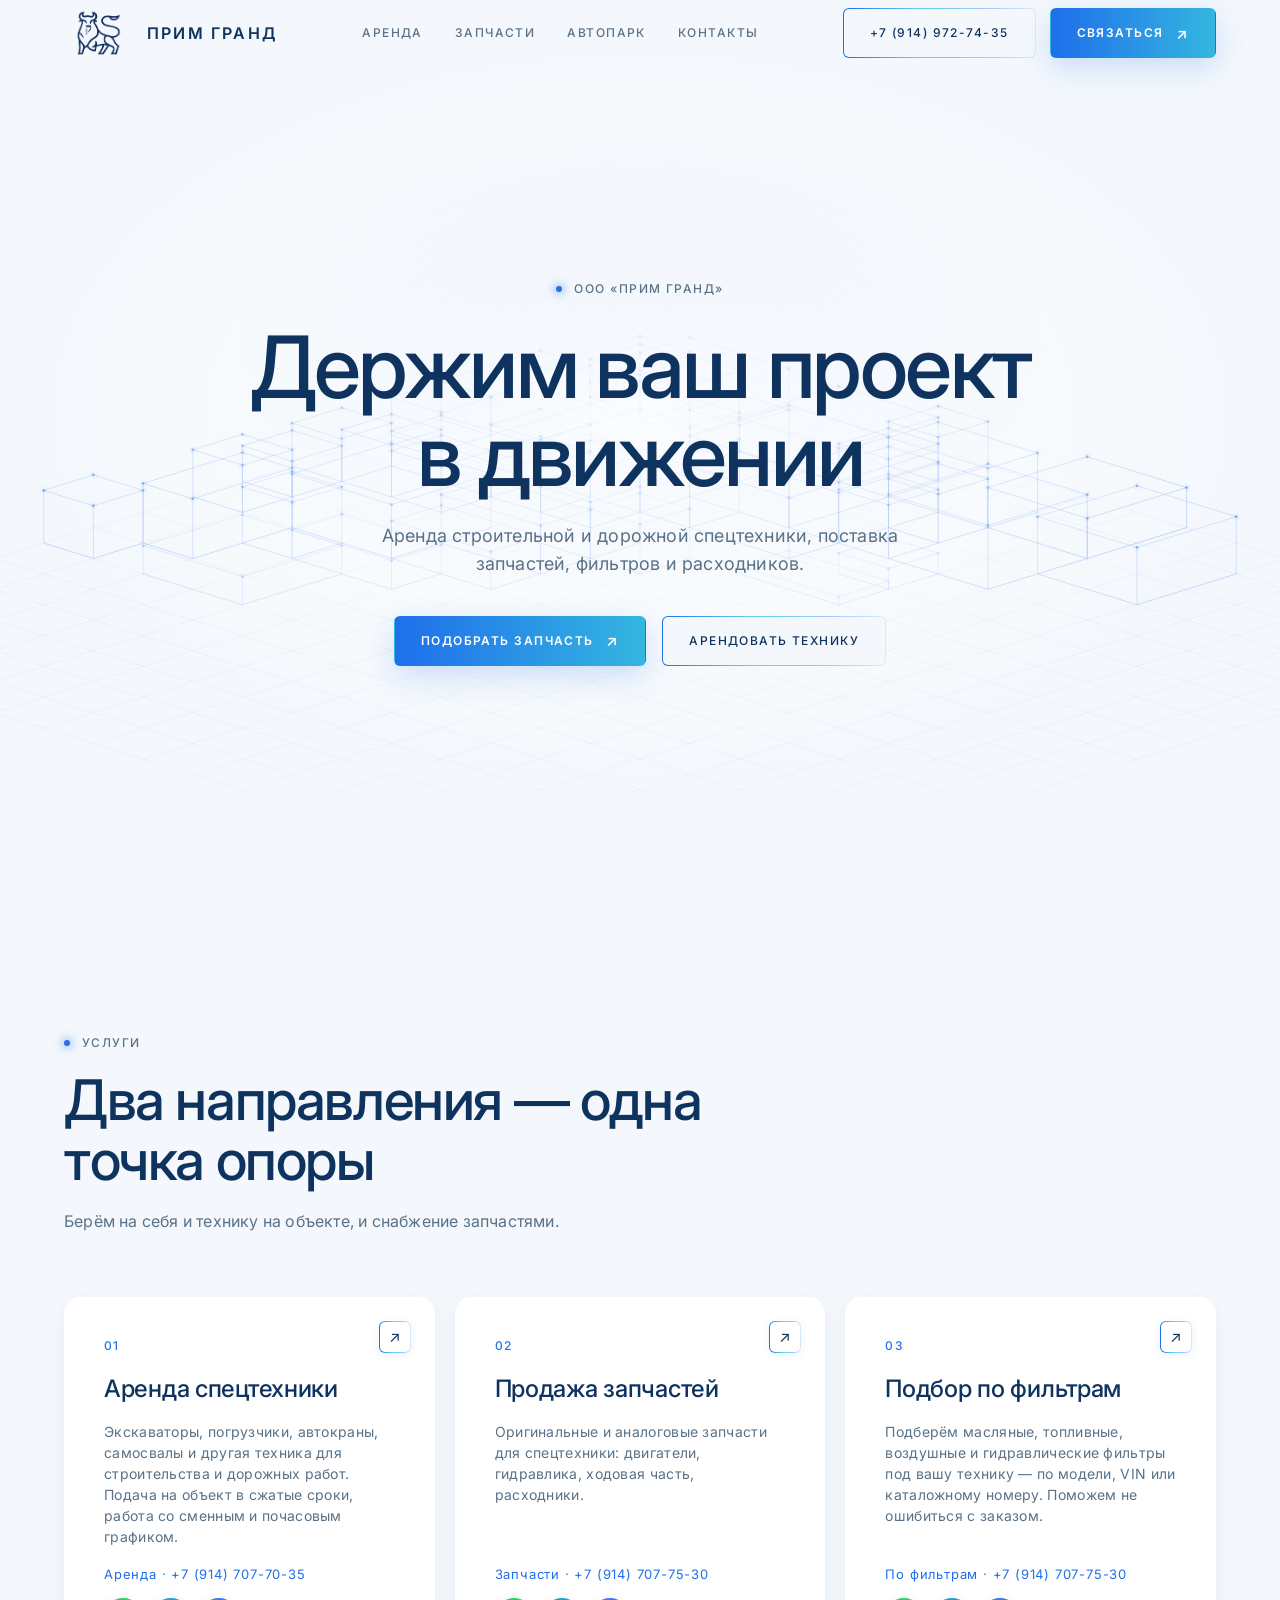
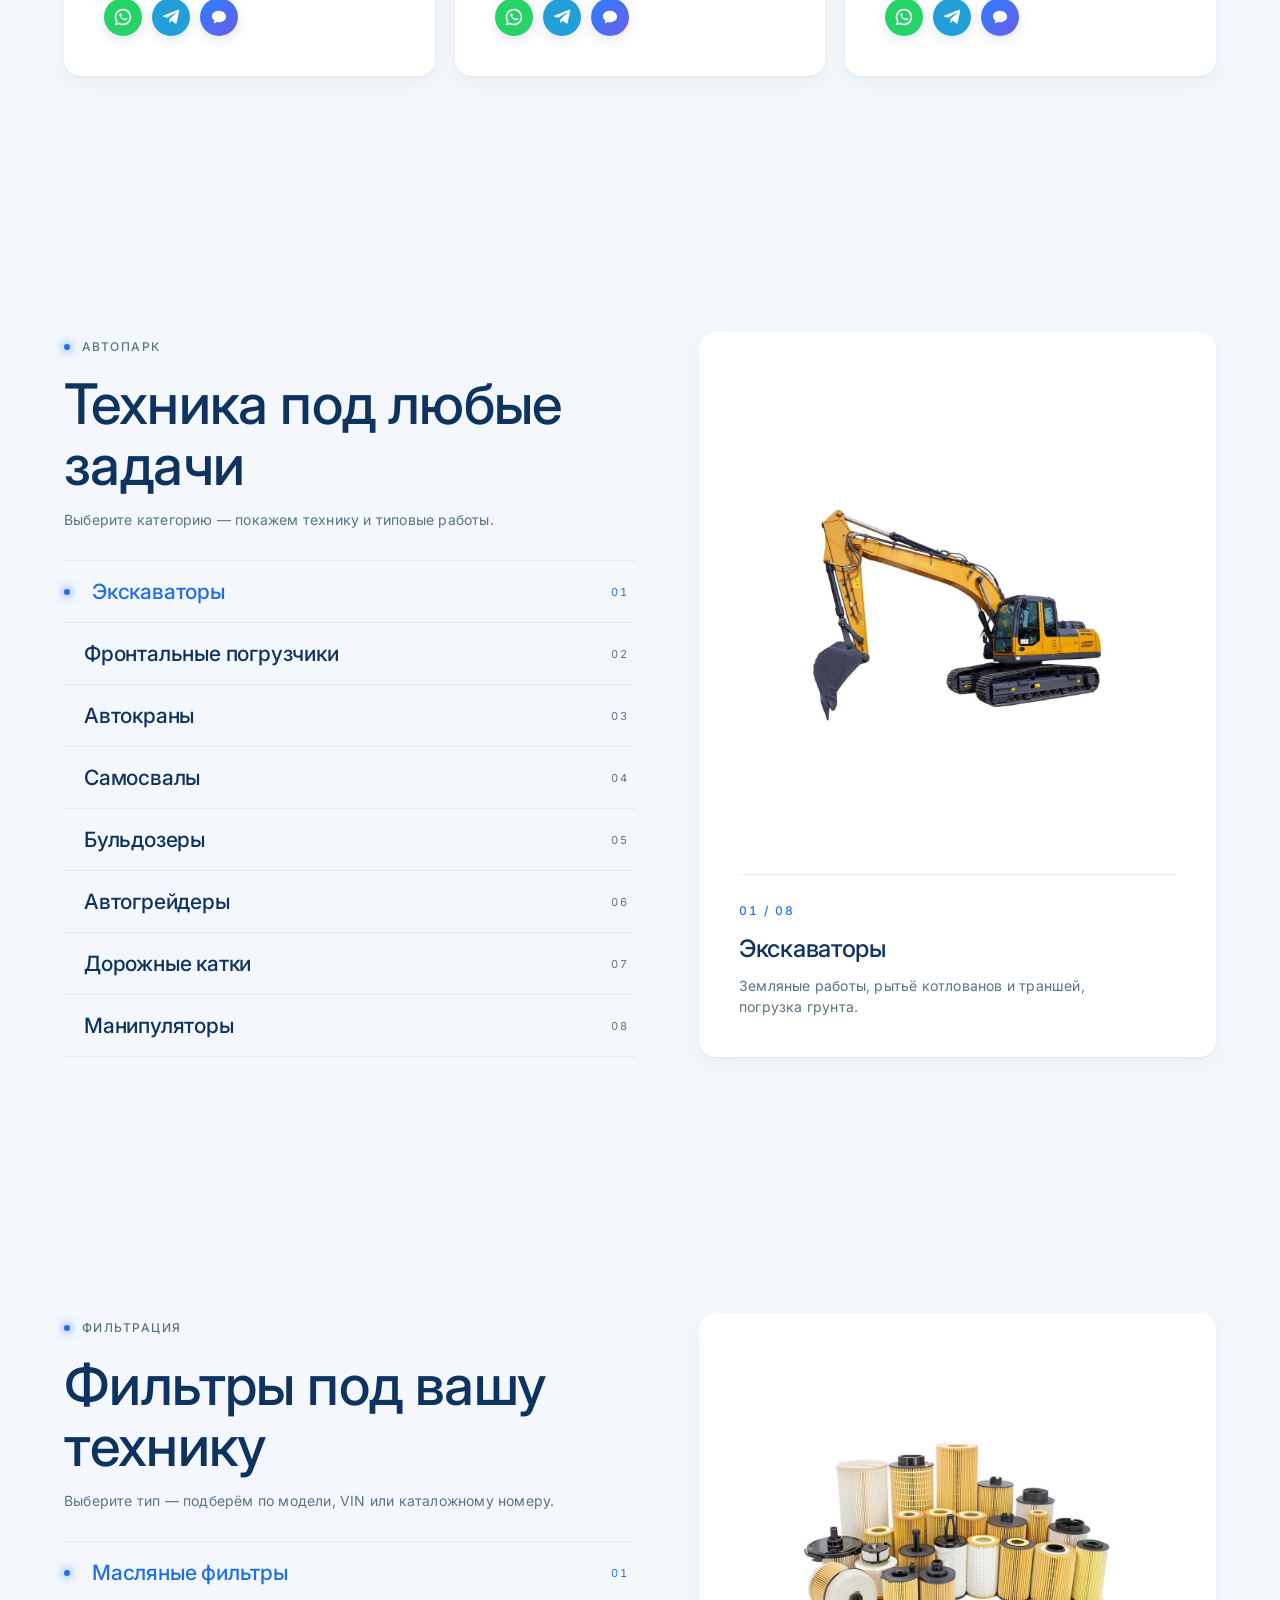
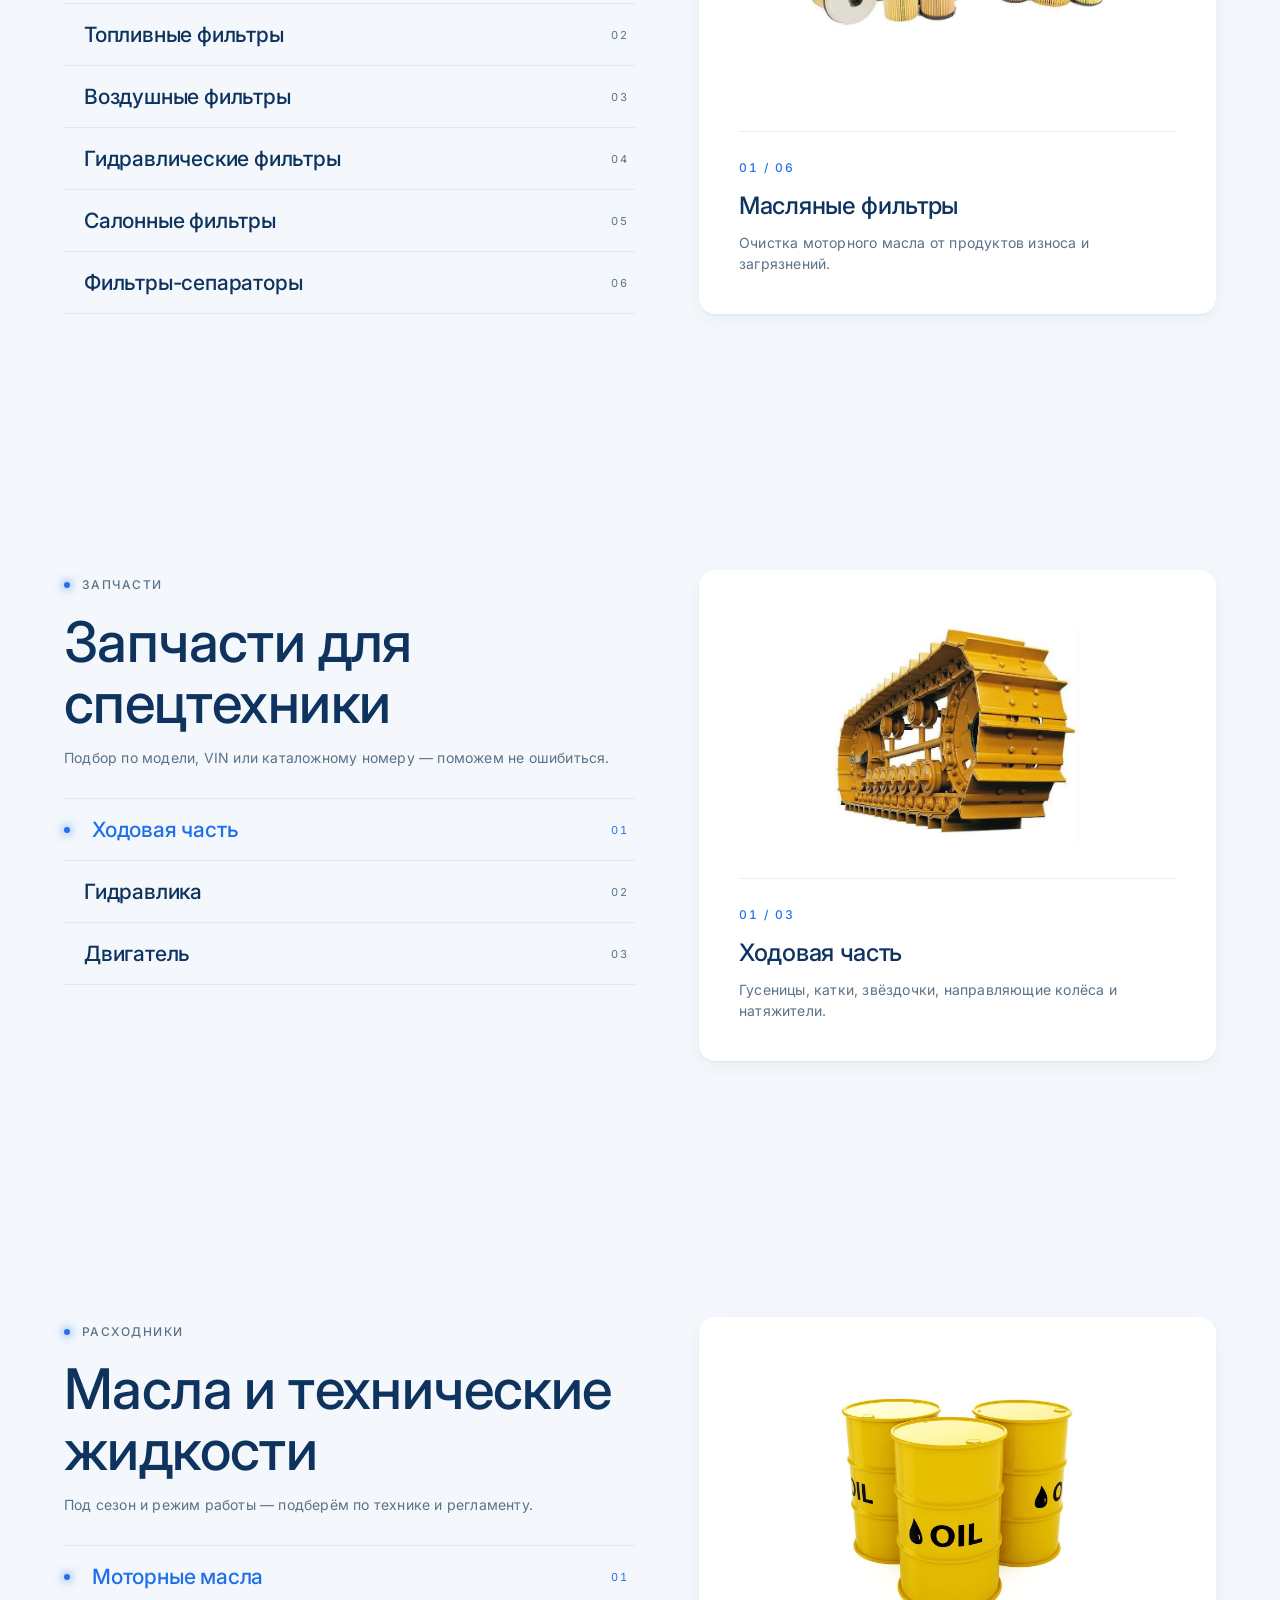
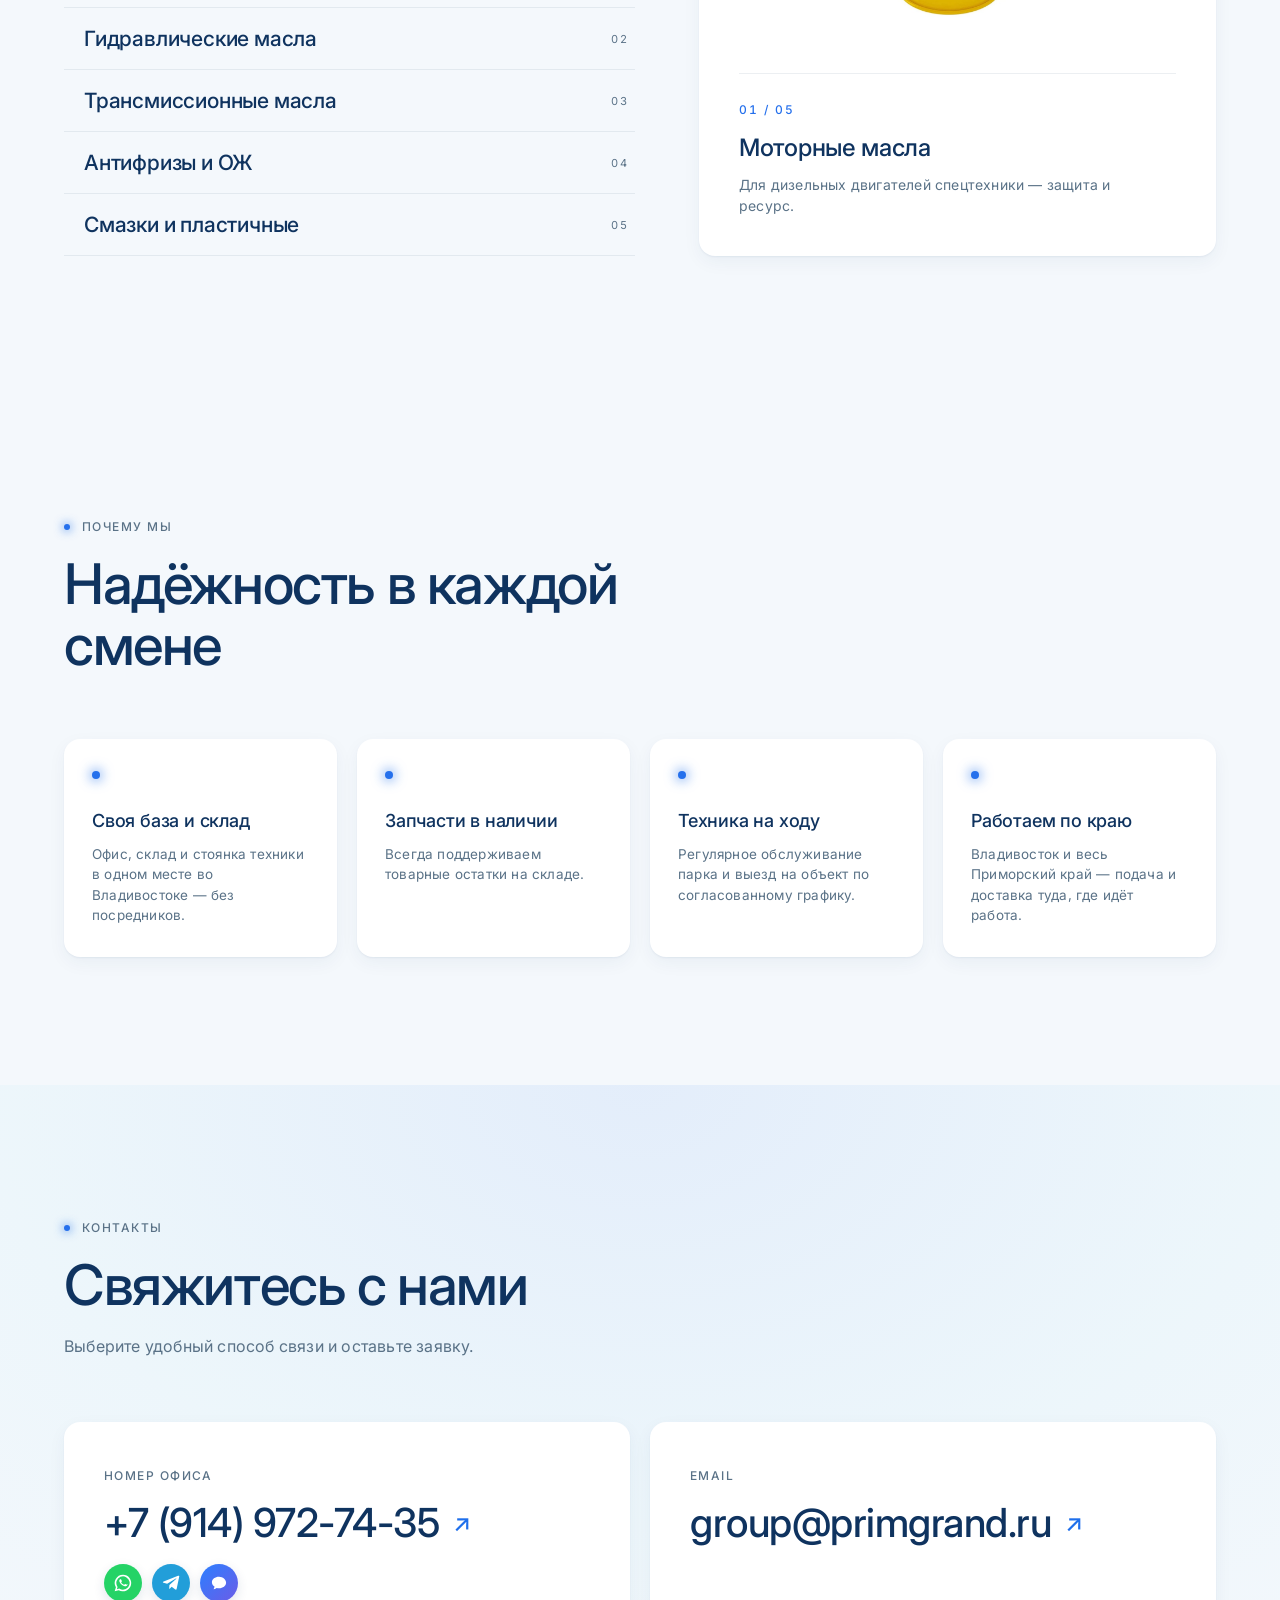
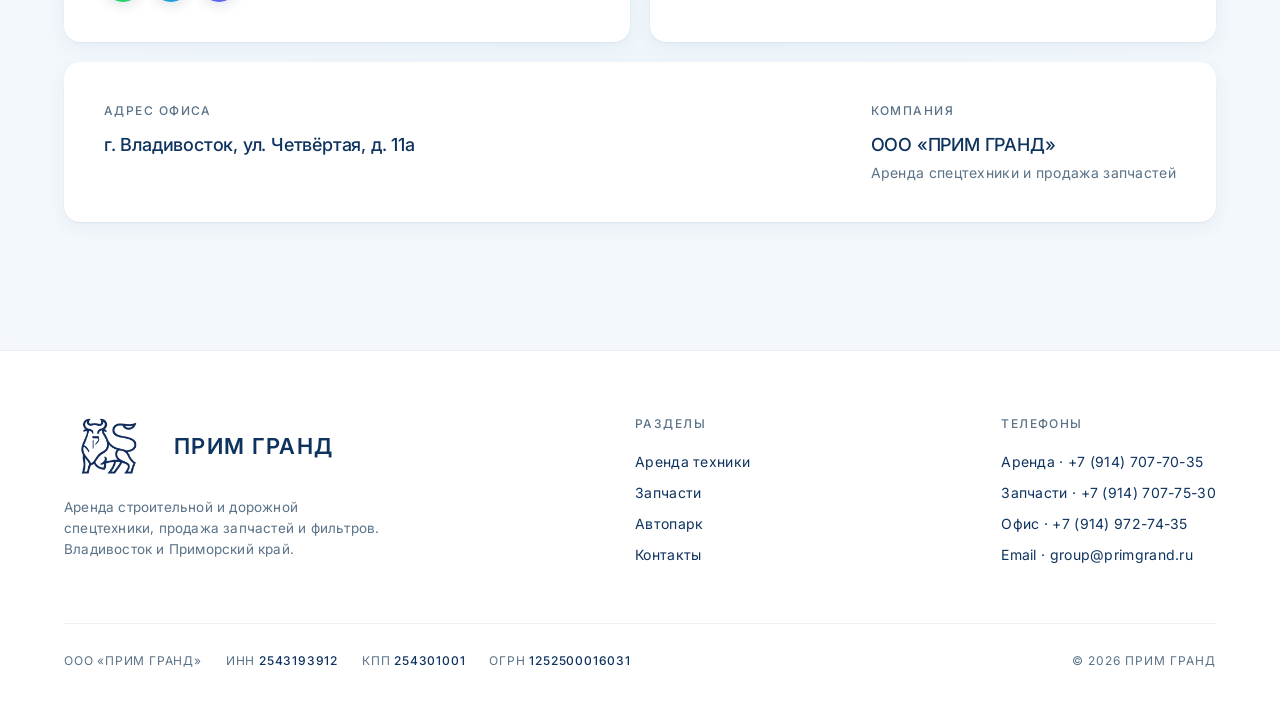
<file: index.html>
<!DOCTYPE html>
<html lang="ru">
<head>
<meta charset="UTF-8">
<meta name="viewport" content="width=device-width, initial-scale=1.0">
<meta name="theme-color" content="#ffffff">
<meta name="color-scheme" content="light">
<meta name="format-detection" content="telephone=no">
<title>ПРИМ ГРАНД — аренда спецтехники, продажа запчастей и фильтров</title>
<meta name="description" content="ООО «ПРИМ ГРАНД» — аренда строительной и дорожной спецтехники, продажа запчастей и фильтров.">
<link rel="icon" href="favicon.ico" sizes="any">
<link rel="icon" type="image/png" sizes="192x192" href="assets/favicon.png">
<link rel="apple-touch-icon" sizes="180x180" href="assets/apple-touch-icon.png">
<meta property="og:type" content="website">
<meta property="og:site_name" content="ПРИМ ГРАНД">
<meta property="og:title" content="ПРИМ ГРАНД — аренда спецтехники, продажа запчастей и фильтров">
<meta property="og:description" content="Аренда строительной и дорожной спецтехники, продажа запчастей и фильтров.">
<meta property="og:image" content="https://primgrand.ru/assets/og-image.png">
<meta property="og:image:width" content="1200">
<meta property="og:image:height" content="630">
<meta property="og:url" content="https://primgrand.ru/">
<meta name="twitter:card" content="summary_large_image">
<meta name="twitter:title" content="ПРИМ ГРАНД — аренда спецтехники, продажа запчастей и фильтров">
<meta name="twitter:description" content="Аренда спецтехники, продажа запчастей и фильтров.">
<meta name="twitter:image" content="https://primgrand.ru/assets/og-image.png">
<link rel="preconnect" href="https://fonts.googleapis.com">
<link rel="preconnect" href="https://fonts.gstatic.com" crossorigin>
<link href="https://fonts.googleapis.com/css2?family=Inter:wght@400;500;600&display=swap&subset=cyrillic,latin" rel="stylesheet">
<style>
  :root{
    color-scheme:light;
    --logo:url("[data-uri]");
    --abyss:#f4f8fc; --trench:#ffffff; --reef:#eef4fb;
    --fog:#5a7287; --ice:#1f6feb; --ash:#e4ecf4; --snow:#0f335f;
    --lilac:#e6f0ff; --teal:#2570ec; --cyan:#5fd0e6; --lav:#dbe8ff;
    --grad-current:linear-gradient(90deg,#1f6feb 0%,#34b6e0 100%);
    --grad-aurora:linear-gradient(90deg,#1f6feb 0%,#5fd0e6 38%,#9cc6ff 72%,#dbe8ff 100%);
    --grad-twilight:radial-gradient(120% 120% at 50% 0%,rgba(31,111,235,.08) 0%,rgba(95,208,230,.05) 40%,rgba(219,232,255,.04) 70%,rgba(255,255,255,0) 100%);
    --shadow-sm:0 1px 2px rgba(15,51,95,.06),0 6px 18px rgba(15,51,95,.05);
    --shadow-md:0 2px 8px rgba(15,51,95,.07),0 20px 44px rgba(15,51,95,.08);
    --shadow-glow:0 10px 30px rgba(31,111,235,.20);
    --font:'Inter',ui-sans-serif,system-ui,-apple-system,"Segoe UI",Roboto,sans-serif;
    --maxw:1200px; --r-card:16px; --r-ctrl:6px; --pad-card:40px;
  }
  *{margin:0;padding:0;box-sizing:border-box}
  img{max-width:100%}
  html{scroll-behavior:smooth;overflow-x:hidden}
  body{font-family:var(--font);background:var(--abyss);color:var(--fog);font-size:16px;line-height:1.5;letter-spacing:.2px;-webkit-font-smoothing:antialiased;text-rendering:optimizeLegibility;overflow-x:hidden}
  a{color:inherit;text-decoration:none}
  ::selection{background:rgba(31,111,235,.5);color:#fff}
  .wrap{max-width:var(--maxw);margin:0 auto;padding:0 24px}

  .eyebrow{display:inline-flex;align-items:center;gap:12px;font-size:12px;font-weight:500;letter-spacing:1.44px;text-transform:uppercase;color:var(--fog)}
  .eyebrow::before{content:"";width:6px;height:6px;border-radius:50%;background:var(--teal);flex:none;box-shadow:0 0 10px 1px rgba(31,111,235,.7)}

  /* Buttons */
  .btn{display:inline-flex;align-items:center;gap:12px;font-size:12px;font-weight:500;letter-spacing:1.44px;text-transform:uppercase;border-radius:var(--r-ctrl);padding:15px 26px;cursor:pointer;border:1px solid transparent;transition:transform .25s,filter .25s,background .25s;white-space:nowrap}
  .btn .arrow{font-size:15px;line-height:1;transition:transform .25s}
  .btn:hover .arrow{transform:translate(2px,-2px)}
  .btn-primary{background:var(--grad-current);color:#ffffff;font-weight:600}
  .btn-primary:hover{filter:brightness(1.06);transform:translateY(-1px)}
  .btn-ghost{color:var(--snow);background:linear-gradient(var(--abyss),var(--abyss)) padding-box,var(--grad-aurora) border-box;border:1px solid transparent}
  .btn-ghost:hover{background:linear-gradient(var(--reef),var(--reef)) padding-box,var(--grad-aurora) border-box}

  /* Nav */
  header.nav{position:fixed;top:0;left:0;right:0;z-index:50;transition:background .3s,backdrop-filter .3s,border-color .3s;border-bottom:1px solid transparent}
  header.nav.scrolled{background:rgba(255,255,255,.72);backdrop-filter:blur(14px);border-bottom:1px solid rgba(15,51,95,.08)}
  .nav-inner{max-width:var(--maxw);margin:0 auto;padding:8px 24px;display:flex;align-items:center;justify-content:space-between;gap:24px}
  .brand{display:flex;align-items:center;gap:12px;flex:none}
  .brand .brand-logo{height:48px;aspect-ratio:1.48;background:var(--logo) center/contain no-repeat;flex:none}
  .brand .name{font-size:16px;font-weight:600;letter-spacing:2.2px;color:var(--snow);text-transform:uppercase}
  .nav-links{display:flex;align-items:center;gap:32px}
  .nav-links a{font-size:12px;font-weight:500;letter-spacing:1.44px;text-transform:uppercase;color:var(--fog);transition:color .2s}
  .nav-links a:hover{color:var(--snow)}
  .nav-cta{display:flex;align-items:center;gap:14px;flex:none}
  .nav-burger{display:none;background:none;border:0;cursor:pointer;padding:8px}
  .nav-burger span{display:block;width:22px;height:1.5px;background:var(--snow);margin:5px 0;transition:.3s}

  /* Hero */
  .hero{position:relative;min-height:100svh;display:flex;align-items:center;justify-content:center;text-align:center;padding:120px 24px 80px;overflow:hidden;background:var(--abyss)}
  #flow{position:absolute;inset:0;width:100%;height:100%;z-index:0;pointer-events:none;display:block}
  .hero-glow{position:absolute;inset:0;z-index:1;pointer-events:none;background:radial-gradient(45% 38% at 50% 42%,rgba(31,111,235,.20) 0%,rgba(31,111,235,0) 70%)}
  .hero-vignette{position:absolute;inset:0;z-index:1;pointer-events:none;background:radial-gradient(58% 48% at 50% 50%,rgba(255,255,255,.82) 0%,rgba(255,255,255,.35) 46%,rgba(255,255,255,0) 76%)}
  .hero-floor{position:absolute;left:0;right:0;bottom:0;height:16%;z-index:1;pointer-events:none;background:linear-gradient(to top,#ffffff 0%,#ffffff 30%,rgba(255,255,255,0) 100%)}
  .hero-inner{position:relative;z-index:2;max-width:880px;margin:0 auto}
  .hero h1{color:var(--snow);font-weight:500;font-size:clamp(44px,8.5vw,86px);line-height:1.02;letter-spacing:clamp(-2.6px,-0.4vw,-1.2px);margin:26px 0 22px}
  .hero h1 .soft{color:inherit}
  .hero p.sub{font-size:clamp(15px,1.7vw,18px);color:var(--fog);max-width:560px;margin:0 auto;line-height:1.55}
  .hero-actions{display:flex;gap:16px;justify-content:center;flex-wrap:wrap;margin-top:38px}
  .scroll-cue{position:absolute;bottom:14px;left:50%;transform:translateX(-50%);z-index:2;font-size:10px;letter-spacing:2.4px;text-transform:uppercase;color:var(--fog);display:flex;flex-direction:column;align-items:center;gap:10px;opacity:.7}
  .scroll-cue .line{width:1px;height:34px;background:linear-gradient(var(--fog),transparent);animation:cue 2.2s ease-in-out infinite}
  @keyframes cue{0%,100%{opacity:.3;transform:scaleY(.6)}50%{opacity:1;transform:scaleY(1)}}

  /* Section frame */
  section.band{padding:clamp(72px,11vw,128px) 0;position:relative}
  .section-head{max-width:680px;margin-bottom:clamp(40px,6vw,64px)}
  .section-head h2{color:var(--snow);font-weight:500;font-size:clamp(30px,5vw,56px);line-height:1.08;letter-spacing:clamp(-1.4px,-0.3vw,-0.6px);margin-top:18px}
  .section-head p{margin-top:18px;color:var(--fog);font-size:16px;max-width:560px}

  /* Services */
  .cards{display:grid;grid-template-columns:repeat(3,1fr);gap:20px}
  .card{background:var(--trench);border-radius:var(--r-card);padding:var(--pad-card);position:relative;transition:background .3s,transform .3s;display:flex;flex-direction:column;min-height:280px}
  .card:hover{background:var(--reef);transform:translateY(-3px)}
  .card .corner{position:absolute;top:24px;right:24px;width:32px;height:32px;border-radius:var(--r-ctrl);display:grid;place-items:center;color:var(--snow);background:linear-gradient(var(--trench),var(--trench)) padding-box,var(--grad-aurora) border-box;border:1px solid transparent;transition:transform .25s,background .3s;font-size:15px}
  .card:hover .corner{transform:translate(2px,-2px);background:linear-gradient(var(--reef),var(--reef)) padding-box,var(--grad-aurora) border-box}
  .card .idx{font-size:12px;letter-spacing:1.44px;color:var(--teal);font-weight:500}
  .card h3{color:var(--snow);font-weight:500;font-size:24px;letter-spacing:-0.29px;margin:16px 0 14px;padding-right:40px}
  .card p{font-size:14px;line-height:1.5;color:var(--fog);letter-spacing:.3px}
  .card .tel{margin-top:auto;padding-top:18px;font-size:13px;letter-spacing:.8px;color:var(--ice)}

  /* ---------- Fleet (interactive) ---------- */
  .fleet-split{display:grid;grid-template-columns:1.05fr .95fr;gap:clamp(32px,5vw,72px);align-items:stretch}
  .fleet-head{margin-bottom:30px}
  .fleet-head .eyebrow{margin-bottom:18px}
  .fleet-head h2{color:var(--snow);font-weight:500;font-size:clamp(30px,5vw,56px);line-height:1.08;letter-spacing:-0.6px}
  .fleet-head .hint{margin-top:14px;color:var(--fog);font-size:14px}
  .fleet-menu{display:flex;flex-direction:column}
  .fleet-item{position:relative;width:100%;text-align:left;background:none;border:0;border-bottom:1px solid rgba(15,51,95,.08);cursor:pointer;display:flex;align-items:center;justify-content:space-between;gap:16px;padding:18px 6px 18px 20px;transition:padding .25s,background .25s;font-family:inherit}
  .fleet-item:first-child{border-top:1px solid rgba(15,51,95,.08)}
  .fleet-item::before{content:"";position:absolute;left:0;top:50%;transform:translateY(-50%);width:6px;height:6px;border-radius:50%;background:var(--teal);opacity:0;transition:opacity .25s,box-shadow .25s}
  .fleet-item:hover::before,.fleet-item.active::before{opacity:1;box-shadow:0 0 10px 1px rgba(31,111,235,.7)}
  .fleet-item .t{font-size:clamp(17px,2.2vw,21px);font-weight:500;letter-spacing:-0.2px;color:var(--snow);transition:color .2s}
  .fleet-item .n{font-size:11px;letter-spacing:2px;color:var(--fog);font-variant-numeric:tabular-nums;transition:color .2s}
  .fleet-item:hover{padding-left:28px}
  .fleet-item.active{padding-left:28px}
  .fleet-item.active .t{color:var(--ice)}
  .fleet-item.active .n{color:var(--teal)}
  .fleet-item:focus-visible{outline:1px solid var(--cyan);outline-offset:2px;border-radius:4px}

  .fleet-stage{background:var(--trench);border-radius:var(--r-card);padding:40px;min-height:420px;display:flex;flex-direction:column;justify-content:space-between;overflow:hidden}
  .fleet-stage::after{display:none}
  .machine-inner{position:relative;z-index:1;display:flex;flex-direction:column;height:100%;transition:opacity .3s cubic-bezier(.4,0,.2,1),transform .3s cubic-bezier(.4,0,.2,1);will-change:opacity,transform}
  .machine-inner.out{opacity:0;transform:translateY(8px) scale(.99)}
  .machine-viz{flex:1;display:grid;place-items:center;padding:6px 0 22px}
  .machine-viz img{width:100%;max-width:460px;height:240px;object-fit:contain;display:block}
  .machine-cap{border-top:1px solid rgba(15,51,95,.08);padding-top:22px}
  .machine-cap .mnum{font-size:12px;letter-spacing:2px;color:var(--teal);font-weight:500;font-variant-numeric:tabular-nums}
  .machine-cap .mname{color:var(--snow);font-size:24px;font-weight:500;letter-spacing:-0.3px;margin-top:10px}
  .machine-cap .mdesc{color:var(--fog);font-size:14px;line-height:1.5;margin-top:8px;max-width:380px}

  /* Why */
  .why-grid{display:grid;grid-template-columns:repeat(4,1fr);gap:20px}
  .why-cell{background:var(--trench);border-radius:var(--r-card);padding:32px 28px;transition:background .3s;min-height:200px;display:flex;flex-direction:column}
  .why-cell:hover{background:var(--reef)}
  .why-cell .mark{width:8px;height:8px;border-radius:50%;background:var(--teal);box-shadow:0 0 12px 2px rgba(31,111,235,.6)}
  .why-cell h4{color:var(--snow);font-size:18px;font-weight:500;margin:28px 0 10px;letter-spacing:-0.2px}
  .why-cell p{font-size:13.5px;line-height:1.5;color:var(--fog)}

  /* Contact */
  .contact-band{position:relative;overflow:hidden}
  .contact-band::before{content:"";position:absolute;inset:0;background:var(--grad-twilight);z-index:0;pointer-events:none}
  .contact-inner{position:relative;z-index:1}
  .contact-grid{display:grid;grid-template-columns:1fr 1fr;gap:20px;margin-top:8px}
  .phone-card{background:var(--trench);border-radius:var(--r-card);padding:var(--pad-card);transition:background .3s;display:block}
  .phone-card:hover{background:var(--reef)}
  .phone-card .lbl{font-size:12px;letter-spacing:1.44px;text-transform:uppercase;color:var(--fog);font-weight:500}
  .phone-card .num{color:var(--snow);font-weight:500;font-size:clamp(26px,3.6vw,40px);letter-spacing:-0.5px;margin-top:16px;display:flex;align-items:center;gap:14px;line-height:1.05}
  .phone-card .num .arrow{font-size:.6em;color:var(--ice)}
  .addr-card{grid-column:1/-1;background:var(--trench);border-radius:var(--r-card);padding:var(--pad-card);display:flex;flex-wrap:wrap;gap:32px 64px;align-items:flex-start;justify-content:space-between}
  .addr-card .block .lbl{font-size:12px;letter-spacing:1.44px;text-transform:uppercase;color:var(--fog);font-weight:500;margin-bottom:12px}
  .addr-card .block .val{color:var(--snow);font-size:18px;font-weight:500;letter-spacing:-0.2px;line-height:1.4}
  .addr-card .block .val span{display:block;color:var(--fog);font-weight:400;font-size:14px;margin-top:6px;letter-spacing:.3px}

  /* Footer */
  footer{border-top:1px solid rgba(15,51,95,.08);padding:64px 0 40px;background:var(--trench)}
  .foot-top{display:flex;flex-wrap:wrap;gap:40px;justify-content:space-between;align-items:flex-start}
  .foot-brand{max-width:320px}
  .foot-brand .name{display:flex;align-items:center;gap:18px;margin-bottom:20px}
  .foot-brand .name .brand-logo{height:62px;aspect-ratio:1.48;background:var(--logo) center/contain no-repeat;flex:none}
  .foot-brand .name span{font-size:22px;font-weight:600;letter-spacing:1.5px;color:var(--snow);text-transform:uppercase;white-space:nowrap}
  .foot-brand p{font-size:13.5px;color:var(--fog);line-height:1.55}
  .foot-col h5{font-size:12px;letter-spacing:1.44px;text-transform:uppercase;color:var(--fog);font-weight:500;margin-bottom:18px}
  .foot-col a,.foot-col p{display:block;font-size:14px;color:var(--snow);margin-bottom:10px;letter-spacing:.3px;transition:color .2s}
  .foot-col a:hover{color:var(--ice)}
  .legal{margin-top:48px;padding-top:28px;border-top:1px solid rgba(15,51,95,.08);display:flex;flex-wrap:wrap;gap:14px 28px;align-items:center;justify-content:space-between}
  .legal .reg{display:flex;flex-wrap:wrap;gap:8px 24px;font-size:12px;letter-spacing:.8px;color:var(--fog)}
  .legal .reg b{color:var(--snow);font-weight:500}
  .legal .copy{font-size:12px;letter-spacing:1px;color:var(--fog)}

  /* Reveal */
  .reveal{opacity:0;transform:translateY(24px);transition:opacity .8s cubic-bezier(.2,.7,.2,1),transform .8s cubic-bezier(.2,.7,.2,1)}
  .reveal.in{opacity:1;transform:none}

  .card-socials{display:flex;gap:10px;margin-top:14px}
  .phone-card .card-socials{margin-top:20px}
  .soc{width:38px;height:38px;border-radius:50%;display:inline-flex;align-items:center;justify-content:center;transition:transform .2s,box-shadow .2s;box-shadow:0 4px 12px rgba(15,51,95,.12)}
  .soc:hover{transform:translateY(-2px);box-shadow:0 9px 20px rgba(15,51,95,.20)}
  .soc svg{width:20px;height:20px;display:block}
  .soc.wa{background:#25D366}
  .soc.tg{background:#229ED9}
  .soc.mx{background:linear-gradient(135deg,#2b7fff,#6c5ce7)}
  /* Responsive */
  @media(max-width:900px){
    .cards{grid-template-columns:1fr;gap:16px}
    .why-grid{grid-template-columns:1fr 1fr}
    .contact-grid{grid-template-columns:1fr}
    .nav-links{display:none}
    .nav-cta .btn-ghost{display:none}
    .nav-burger{display:block}
  }
  @media(max-width:860px){
    .fleet-split{grid-template-columns:1fr;gap:0}
    .fleet-head{margin-bottom:20px}
    .fleet-stage{min-height:0;padding:0;background:transparent;border-radius:0;overflow:visible}
    .fleet-stage::after{display:none}
    .fleet-stage.inline{background:#fff;border-radius:0 0 14px 14px;margin:-1px 0 8px;padding:2px 22px 22px}
    .machine-inner{height:auto}
    .machine-viz{padding:6px 0 14px}
    .machine-viz img{max-width:300px;height:185px}
    .machine-cap{border-top:1px solid rgba(15,51,95,.10);padding-top:16px}
    .machine-cap .mname,.machine-cap .mnum{display:none}
    .machine-cap .mdesc{font-size:13px;margin-top:0}
    /* the chosen row and its picture fuse into one card, no overlap */
    .fleet-item{padding-left:18px}
    .fleet-item:hover{padding-left:18px}
    .fleet-item.active{padding-left:18px;background:#fff;border-radius:14px 14px 0 0;border-bottom-color:transparent}
    .fleet-item.active::before{left:8px}
  }
  @media(max-width:560px){
    .why-grid{grid-template-columns:1fr}
    .nav-cta .btn{display:none}
    .phone-card{text-align:center}
    .phone-card .num{justify-content:center}
    .phone-card .card-socials{justify-content:center}
    .phone-card .num{display:block;font-size:clamp(18px,5.2vw,28px);overflow-wrap:anywhere;letter-spacing:-0.3px}
    .contact-grid{justify-items:center}
    .phone-card,.addr-card{width:100%;margin-left:auto;margin-right:auto;padding:clamp(24px,7vw,40px)}
    .addr-card{flex-direction:column;gap:28px;align-items:center;text-align:center}
    .addr-card .block{width:100%}
  }

  .mobile-menu{display:none;position:fixed;inset:0;z-index:60;background:rgba(255,255,255,.97);backdrop-filter:blur(8px);flex-direction:column;align-items:center;justify-content:center;gap:8px;opacity:0;pointer-events:none;transition:opacity .3s}
  @media(max-width:900px){.mobile-menu{display:flex}}
  .mobile-menu.open{opacity:1;pointer-events:auto}
  .mobile-menu a{font-size:22px;font-weight:500;color:var(--snow);padding:14px;letter-spacing:.5px}
  .mobile-menu .mclose{position:absolute;top:22px;right:22px;background:none;border:0;color:var(--snow);font-size:30px;cursor:pointer;line-height:1}
  .mobile-menu .mtel{margin-top:24px;color:var(--ice);font-size:15px;letter-spacing:1px}

  @media(prefers-reduced-motion:reduce){
    *{scroll-behavior:auto !important}
    .reveal{opacity:1;transform:none;transition:none}
    .scroll-cue .line{animation:none}
    .machine-inner{transition:none}
  }

  /* ===== light polish — depth from soft light ===== */
  .card,.why-cell,.phone-card,.addr-card{box-shadow:var(--shadow-sm)}
  .card:hover,.why-cell:hover,.phone-card:hover{box-shadow:var(--shadow-md)}
  .fleet-stage{box-shadow:var(--shadow-sm)}
  .fleet-stage.inline{box-shadow:var(--shadow-sm)}
  .card .corner{box-shadow:0 2px 8px rgba(15,51,95,.07)}
  .btn-primary{box-shadow:var(--shadow-glow)}
  .btn-primary:hover{box-shadow:0 14px 36px rgba(31,111,235,.28)}
  header.nav.scrolled{box-shadow:0 6px 22px rgba(15,51,95,.07);border-bottom-color:rgba(15,51,95,.06)}
  .hero-glow{background:radial-gradient(46% 40% at 50% 40%,rgba(31,111,235,.10) 0%,rgba(31,111,235,0) 70%)}
  .hero-vignette{background:radial-gradient(60% 52% at 50% 46%,rgba(255,255,255,.85) 0%,rgba(255,255,255,.32) 52%,rgba(255,255,255,0) 80%)}
  .hero-floor{background:linear-gradient(to top,var(--abyss) 0%,var(--abyss) 26%,rgba(244,248,252,0) 100%)}
  @media(max-width:640px){.hero{padding-top:86px}}
  @media(max-width:760px){.hero-floor{display:none}}
</style>
</head>
<body>

<!-- NAV -->
<header class="nav" id="nav">
  <div class="nav-inner">
    <a class="brand" href="#top" aria-label="ПРИМ ГРАНД — на главную">
      <span class="brand-logo" role="img" aria-label="ПРИМ ГРАНД"></span>
      <span class="name">Прим Гранд</span>
    </a>
    <nav class="nav-links" aria-label="Основная навигация">
      <a href="#services">Аренда</a>
      <a href="#parts">Запчасти</a>
      <a href="#fleet">Автопарк</a>
      <a href="#contact">Контакты</a>
    </nav>
    <div class="nav-cta">
      <a class="btn btn-ghost" href="tel:+79149727435">+7 (914) 972-74-35</a>
      <a class="btn btn-primary" href="#contact">Связаться <span class="arrow">↗</span></a>
      <button class="nav-burger" id="burger" aria-label="Открыть меню" aria-expanded="false"><span></span><span></span><span></span></button>
    </div>
  </div>
</header>

<!-- MOBILE MENU -->
<div class="mobile-menu" id="mobileMenu">
  <button class="mclose" id="mclose" aria-label="Закрыть меню">×</button>
  <a href="#services">Аренда</a>
  <a href="#parts">Запчасти</a>
  <a href="#fleet">Автопарк</a>
  <a href="#contact">Контакты</a>
  <a class="mtel" href="tel:+79147077035">Аренда · +7 (914) 707-70-35</a>
  <a class="mtel" href="tel:+79147077530">Запчасти · +7 (914) 707-75-30</a>
</div>

<span id="top"></span>

<!-- HERO -->
<section class="hero">
  <canvas id="flow" aria-hidden="true"></canvas>
  <div class="hero-glow" aria-hidden="true"></div>
  <div class="hero-vignette" aria-hidden="true"></div>
  <div class="hero-floor" aria-hidden="true"></div>
  <div class="hero-inner">
    <span class="eyebrow">ООО «Прим Гранд»</span>
    <h1>Держим ваш проект<br><span class="soft">в движении</span></h1>
    <p class="sub">Аренда строительной и дорожной спецтехники, поставка запчастей, фильтров и расходников.</p>
    <div class="hero-actions">
      <a class="btn btn-primary" href="tel:+79147077530">Подобрать запчасть <span class="arrow">↗</span></a>
      <a class="btn btn-ghost" href="tel:+79147077035">Арендовать технику</a>
    </div>
  </div>
</section>

<!-- SERVICES -->
<section class="band" id="services">
  <div class="wrap">
    <div class="section-head reveal">
      <span class="eyebrow">Услуги</span>
      <h2>Два направления — одна точка опоры</h2>
      <p>Берём на себя и технику на объекте, и снабжение запчастями.</p>
    </div>
    <div class="cards">
      <article class="card reveal" id="rent">
        <span class="idx">01</span>
        <a class="corner" href="tel:+79147077035" aria-label="Позвонить по аренде">↗</a>
        <h3>Аренда спецтехники</h3>
        <p>Экскаваторы, погрузчики, автокраны, самосвалы и другая техника для строительства и дорожных работ. Подача на объект в сжатые сроки, работа со сменным и почасовым графиком.</p>
        <a class="tel" href="tel:+79147077035">Аренда · +7 (914) 707-70-35</a>
        <div class="card-socials"><a class="soc wa" href="https://wa.me/79147077035" target="_blank" rel="noopener" aria-label="WhatsApp"><svg viewBox="0 0 24 24" fill="#fff"><path d="M12 2a10 10 0 0 0-8.5 15.2L2 22l4.9-1.3A10 10 0 1 0 12 2Zm0 18a8 8 0 0 1-4.1-1.1l-.3-.2-2.9.8.8-2.8-.2-.3A8 8 0 1 1 12 20Zm4.4-6c-.2-.1-1.4-.7-1.6-.8-.2-.1-.4-.1-.5.1l-.7.9c-.1.1-.3.1-.4 0a6.6 6.6 0 0 1-2-1.2 7.3 7.3 0 0 1-1.3-1.7c-.1-.2 0-.3.1-.4l.4-.4.2-.4v-.4l-.8-1.8c-.2-.5-.4-.4-.5-.4h-.5c-.2 0-.4.1-.6.3-.7.7-.8 1.6-.4 2.7.5 1.2 1.3 2.3 2.4 3.2 1.6 1.4 3 1.9 3.9 2.1.7.2 1.4.1 1.9-.2.4-.2 1.1-.9 1.2-1.3.1-.4.1-.7.1-.8s-.2-.2-.4-.3Z"/></svg></a><a class="soc tg" href="https://t.me/+79147077035" target="_blank" rel="noopener" aria-label="Telegram"><svg viewBox="0 0 24 24" fill="#fff"><path d="M21.9 4.3 18.8 19c-.2 1-.8 1.2-1.6.8l-4.4-3.3-2.1 2c-.2.2-.4.4-.9.4l.3-4.5 8.3-7.5c.4-.3-.1-.5-.6-.2L7.4 13l-4.4-1.4c-1-.3-1-.9.2-1.4L20.5 3.3c.8-.3 1.6.2 1.4 1Z"/></svg></a><a class="soc mx" href="https://max.ru/u/f9LHodD0cOJRq1EDx0Oj6QSeCzFPfev5A_kqgqkQzKbq1x0XpaHifGBPZOo" target="_blank" rel="noopener" aria-label="MAX"><svg viewBox="0 0 24 24" fill="#fff"><path d="M12 4.5c-4.7 0-8.5 2.9-8.5 6.6 0 2.1 1.2 4 3.1 5.2-.1.9-.5 2-1 2.8-.1.2.1.4.3.3 1.2-.3 2.5-.9 3.4-1.5.8.2 1.7.3 2.7.3 4.7 0 8.5-2.9 8.5-6.6S16.7 4.5 12 4.5Z"/></svg></a></div>
      </article>
      <article class="card reveal" id="parts">
        <span class="idx">02</span>
        <a class="corner" href="tel:+79147077530" aria-label="Позвонить по запчастям">↗</a>
        <h3>Продажа запчастей</h3>
        <p>Оригинальные и аналоговые запчасти для спецтехники: двигатели, гидравлика, ходовая часть, расходники.</p>
        <a class="tel" href="tel:+79147077530">Запчасти · +7 (914) 707-75-30</a>
        <div class="card-socials"><a class="soc wa" href="https://wa.me/79147077530" target="_blank" rel="noopener" aria-label="WhatsApp"><svg viewBox="0 0 24 24" fill="#fff"><path d="M12 2a10 10 0 0 0-8.5 15.2L2 22l4.9-1.3A10 10 0 1 0 12 2Zm0 18a8 8 0 0 1-4.1-1.1l-.3-.2-2.9.8.8-2.8-.2-.3A8 8 0 1 1 12 20Zm4.4-6c-.2-.1-1.4-.7-1.6-.8-.2-.1-.4-.1-.5.1l-.7.9c-.1.1-.3.1-.4 0a6.6 6.6 0 0 1-2-1.2 7.3 7.3 0 0 1-1.3-1.7c-.1-.2 0-.3.1-.4l.4-.4.2-.4v-.4l-.8-1.8c-.2-.5-.4-.4-.5-.4h-.5c-.2 0-.4.1-.6.3-.7.7-.8 1.6-.4 2.7.5 1.2 1.3 2.3 2.4 3.2 1.6 1.4 3 1.9 3.9 2.1.7.2 1.4.1 1.9-.2.4-.2 1.1-.9 1.2-1.3.1-.4.1-.7.1-.8s-.2-.2-.4-.3Z"/></svg></a><a class="soc tg" href="https://t.me/+79147077530" target="_blank" rel="noopener" aria-label="Telegram"><svg viewBox="0 0 24 24" fill="#fff"><path d="M21.9 4.3 18.8 19c-.2 1-.8 1.2-1.6.8l-4.4-3.3-2.1 2c-.2.2-.4.4-.9.4l.3-4.5 8.3-7.5c.4-.3-.1-.5-.6-.2L7.4 13l-4.4-1.4c-1-.3-1-.9.2-1.4L20.5 3.3c.8-.3 1.6.2 1.4 1Z"/></svg></a><a class="soc mx" href="https://max.ru/u/f9LHodD0cOJBjGsgkVBhwtcsMEwWOldSDWHwTM9FtA8ZaB8zp_9LraOC7I4" target="_blank" rel="noopener" aria-label="MAX"><svg viewBox="0 0 24 24" fill="#fff"><path d="M12 4.5c-4.7 0-8.5 2.9-8.5 6.6 0 2.1 1.2 4 3.1 5.2-.1.9-.5 2-1 2.8-.1.2.1.4.3.3 1.2-.3 2.5-.9 3.4-1.5.8.2 1.7.3 2.7.3 4.7 0 8.5-2.9 8.5-6.6S16.7 4.5 12 4.5Z"/></svg></a></div>
      </article>
      <article class="card reveal">
        <span class="idx">03</span>
        <a class="corner" href="tel:+79147077530" aria-label="Позвонить по подбору фильтров">↗</a>
        <h3>Подбор по фильтрам</h3>
        <p>Подберём масляные, топливные, воздушные и гидравлические фильтры под вашу технику — по модели, VIN или каталожному номеру. Поможем не ошибиться с заказом.</p>
        <a class="tel" href="tel:+79147077530">По фильтрам · +7 (914) 707-75-30</a>
        <div class="card-socials"><a class="soc wa" href="https://wa.me/79147077530" target="_blank" rel="noopener" aria-label="WhatsApp"><svg viewBox="0 0 24 24" fill="#fff"><path d="M12 2a10 10 0 0 0-8.5 15.2L2 22l4.9-1.3A10 10 0 1 0 12 2Zm0 18a8 8 0 0 1-4.1-1.1l-.3-.2-2.9.8.8-2.8-.2-.3A8 8 0 1 1 12 20Zm4.4-6c-.2-.1-1.4-.7-1.6-.8-.2-.1-.4-.1-.5.1l-.7.9c-.1.1-.3.1-.4 0a6.6 6.6 0 0 1-2-1.2 7.3 7.3 0 0 1-1.3-1.7c-.1-.2 0-.3.1-.4l.4-.4.2-.4v-.4l-.8-1.8c-.2-.5-.4-.4-.5-.4h-.5c-.2 0-.4.1-.6.3-.7.7-.8 1.6-.4 2.7.5 1.2 1.3 2.3 2.4 3.2 1.6 1.4 3 1.9 3.9 2.1.7.2 1.4.1 1.9-.2.4-.2 1.1-.9 1.2-1.3.1-.4.1-.7.1-.8s-.2-.2-.4-.3Z"/></svg></a><a class="soc tg" href="https://t.me/+79147077530" target="_blank" rel="noopener" aria-label="Telegram"><svg viewBox="0 0 24 24" fill="#fff"><path d="M21.9 4.3 18.8 19c-.2 1-.8 1.2-1.6.8l-4.4-3.3-2.1 2c-.2.2-.4.4-.9.4l.3-4.5 8.3-7.5c.4-.3-.1-.5-.6-.2L7.4 13l-4.4-1.4c-1-.3-1-.9.2-1.4L20.5 3.3c.8-.3 1.6.2 1.4 1Z"/></svg></a><a class="soc mx" href="https://max.ru/u/f9LHodD0cOJBjGsgkVBhwtcsMEwWOldSDWHwTM9FtA8ZaB8zp_9LraOC7I4" target="_blank" rel="noopener" aria-label="MAX"><svg viewBox="0 0 24 24" fill="#fff"><path d="M12 4.5c-4.7 0-8.5 2.9-8.5 6.6 0 2.1 1.2 4 3.1 5.2-.1.9-.5 2-1 2.8-.1.2.1.4.3.3 1.2-.3 2.5-.9 3.4-1.5.8.2 1.7.3 2.7.3 4.7 0 8.5-2.9 8.5-6.6S16.7 4.5 12 4.5Z"/></svg></a></div>
      </article>
    </div>
  </div>
</section>

<!-- FLEET (interactive) -->
<section class="band" id="fleet">
  <div class="wrap">
    <div class="fleet-split" data-gallery="fleet">
      <div class="reveal">
        <div class="fleet-head">
          <span class="eyebrow">Автопарк</span>
          <h2>Техника под любые задачи</h2>
          <p class="hint">Выберите категорию — покажем технику и типовые работы.</p>
        </div>
        <div class="fleet-menu" id="fleetMenu" role="tablist" aria-label="Категории техники"></div>
      </div>
      <div class="fleet-stage reveal" id="stage" aria-live="polite">
        <div class="machine-inner" id="machineInner"></div>
      </div>
    </div>
  </div>
</section>

<!-- WHY -->
<!-- FILTERS -->
<section class="band" id="filters">
  <div class="wrap">
    <div class="fleet-split" data-gallery="filters">
      <div class="reveal">
        <div class="fleet-head">
          <span class="eyebrow">Фильтрация</span>
          <h2>Фильтры под вашу технику</h2>
          <p class="hint">Выберите тип — подберём по модели, VIN или каталожному номеру.</p>
        </div>
        <div class="fleet-menu" role="tablist" aria-label="Виды фильтров"></div>
      </div>
      <div class="fleet-stage reveal" aria-live="polite"><div class="machine-inner"></div></div>
    </div>
  </div>
</section>

<!-- PARTS -->
<section class="band" id="parts-catalog">
  <div class="wrap">
    <div class="fleet-split" data-gallery="parts">
      <div class="reveal">
        <div class="fleet-head">
          <span class="eyebrow">Запчасти</span>
          <h2>Запчасти для спецтехники</h2>
          <p class="hint">Подбор по модели, VIN или каталожному номеру — поможем не ошибиться.</p>
        </div>
        <div class="fleet-menu" role="tablist" aria-label="Группы запчастей"></div>
      </div>
      <div class="fleet-stage reveal" aria-live="polite"><div class="machine-inner"></div></div>
    </div>
  </div>
</section>

<!-- OILS -->
<section class="band" id="oils">
  <div class="wrap">
    <div class="fleet-split" data-gallery="oils">
      <div class="reveal">
        <div class="fleet-head">
          <span class="eyebrow">Расходники</span>
          <h2>Масла и технические жидкости</h2>
          <p class="hint">Под сезон и режим работы — подберём по технике и регламенту.</p>
        </div>
        <div class="fleet-menu" role="tablist" aria-label="Масла и жидкости"></div>
      </div>
      <div class="fleet-stage reveal" aria-live="polite"><div class="machine-inner"></div></div>
    </div>
  </div>
</section>

<section class="band" id="why">
  <div class="wrap">
    <div class="section-head reveal">
      <span class="eyebrow">Почему мы</span>
      <h2>Надёжность в каждой смене</h2>
    </div>
    <div class="why-grid">
      <div class="why-cell reveal"><span class="mark"></span><h4>Своя база и склад</h4><p>Офис, склад и стоянка техники в одном месте во Владивостоке — без посредников.</p></div>
      <div class="why-cell reveal"><span class="mark"></span><h4>Запчасти в наличии</h4><p>Всегда поддерживаем товарные остатки на складе.</p></div>
      <div class="why-cell reveal"><span class="mark"></span><h4>Техника на ходу</h4><p>Регулярное обслуживание парка и выезд на объект по согласованному графику.</p></div>
      <div class="why-cell reveal"><span class="mark"></span><h4>Работаем по краю</h4><p>Владивосток и весь Приморский край — подача и доставка туда, где идёт работа.</p></div>
    </div>
  </div>
</section>

<!-- CONTACT -->
<section class="band contact-band" id="contact">
  <div class="wrap contact-inner">
    <div class="section-head reveal">
      <span class="eyebrow">Контакты</span>
      <h2>Свяжитесь с нами</h2>
      <p>Выберите удобный способ связи и оставьте заявку.</p>
    </div>
    <div class="contact-grid">
      <div class="phone-card reveal">
        <span class="lbl">Номер офиса</span>
        <a class="num" href="tel:+79149727435">+7 (914) 972-74-35 <span class="arrow">↗</span></a>
        <div class="card-socials">
          <a class="soc wa" href="https://wa.me/79149727435" target="_blank" rel="noopener" aria-label="WhatsApp"><svg viewBox="0 0 24 24" fill="#fff"><path d="M12 2a10 10 0 0 0-8.5 15.2L2 22l4.9-1.3A10 10 0 1 0 12 2Zm0 18a8 8 0 0 1-4.1-1.1l-.3-.2-2.9.8.8-2.8-.2-.3A8 8 0 1 1 12 20Zm4.4-6c-.2-.1-1.4-.7-1.6-.8-.2-.1-.4-.1-.5.1l-.7.9c-.1.1-.3.1-.4 0a6.6 6.6 0 0 1-2-1.2 7.3 7.3 0 0 1-1.3-1.7c-.1-.2 0-.3.1-.4l.4-.4.2-.4v-.4l-.8-1.8c-.2-.5-.4-.4-.5-.4h-.5c-.2 0-.4.1-.6.3-.7.7-.8 1.6-.4 2.7.5 1.2 1.3 2.3 2.4 3.2 1.6 1.4 3 1.9 3.9 2.1.7.2 1.4.1 1.9-.2.4-.2 1.1-.9 1.2-1.3.1-.4.1-.7.1-.8s-.2-.2-.4-.3Z"/></svg></a>
          <a class="soc tg" href="https://t.me/+79149727435" target="_blank" rel="noopener" aria-label="Telegram"><svg viewBox="0 0 24 24" fill="#fff"><path d="M21.9 4.3 18.8 19c-.2 1-.8 1.2-1.6.8l-4.4-3.3-2.1 2c-.2.2-.4.4-.9.4l.3-4.5 8.3-7.5c.4-.3-.1-.5-.6-.2L7.4 13l-4.4-1.4c-1-.3-1-.9.2-1.4L20.5 3.3c.8-.3 1.6.2 1.4 1Z"/></svg></a>
          <a class="soc mx" href="https://max.ru/u/f9LHodD0cOIBzo94_o0BU30wBTiOABNocrUD2nNzt5otqwfi9tqr-Dvyals" target="_blank" rel="noopener" aria-label="MAX"><svg viewBox="0 0 24 24" fill="#fff"><path d="M12 4.5c-4.7 0-8.5 2.9-8.5 6.6 0 2.1 1.2 4 3.1 5.2-.1.9-.5 2-1 2.8-.1.2.1.4.3.3 1.2-.3 2.5-.9 3.4-1.5.8.2 1.7.3 2.7.3 4.7 0 8.5-2.9 8.5-6.6S16.7 4.5 12 4.5Z"/></svg></a>
        </div>
      </div>
      <a class="phone-card reveal" href="mailto:group@primgrand.ru">
        <span class="lbl">Email</span>
        <span class="num">group@primgrand.ru <span class="arrow">↗</span></span>
      </a>
      <div class="addr-card reveal">
        <div class="block">
          <div class="lbl">Адрес офиса</div>
          <div class="val">г. Владивосток, ул. Четвёртая, д. 11а</div>
        </div>
        <div class="block">
          <div class="lbl">Компания</div>
          <div class="val">ООО «ПРИМ ГРАНД»<span>Аренда спецтехники и продажа запчастей</span></div>
        </div>
      </div>
    </div>
  </div>
</section>

<!-- FOOTER -->
<footer>
  <div class="wrap">
    <div class="foot-top">
      <div class="foot-brand">
        <div class="name">
          <span class="brand-logo" role="img" aria-label="ПРИМ ГРАНД"></span>
          <span>Прим Гранд</span>
        </div>
        <p>Аренда строительной и дорожной спецтехники, продажа запчастей и фильтров. Владивосток и Приморский край.</p>
      </div>
      <div class="foot-col">
        <h5>Разделы</h5>
        <a href="#services">Аренда техники</a>
        <a href="#parts">Запчасти</a>
        <a href="#fleet">Автопарк</a>
        <a href="#contact">Контакты</a>
      </div>
      <div class="foot-col">
        <h5>Телефоны</h5>
        <a href="tel:+79147077035">Аренда · +7 (914) 707-70-35</a>
        <a href="tel:+79147077530">Запчасти · +7 (914) 707-75-30</a>
        <a href="tel:+79149727435">Офис · +7 (914) 972-74-35</a>
        <a href="mailto:group@primgrand.ru">Email · group@primgrand.ru</a>
      </div>
    </div>
    <div class="legal">
      <div class="reg">
        <span>ООО «ПРИМ ГРАНД»</span>
        <span>ИНН <b>2543193912</b></span>
        <span>КПП <b>254301001</b></span>
        <span>ОГРН <b>1252500016031</b></span>
      </div>
      <div class="copy">© 2026 ПРИМ ГРАНД</div>
    </div>
  </div>
</footer>

<script>
/* Nav scroll state */
const nav=document.getElementById('nav');
const onScroll=()=>nav.classList.toggle('scrolled',window.scrollY>20);
onScroll();window.addEventListener('scroll',onScroll,{passive:true});

/* Mobile menu */
const burger=document.getElementById('burger'),menu=document.getElementById('mobileMenu'),mclose=document.getElementById('mclose');
const openM=()=>{menu.classList.add('open');burger.setAttribute('aria-expanded','true');document.body.style.overflow='hidden';};
const closeM=()=>{menu.classList.remove('open');burger.setAttribute('aria-expanded','false');document.body.style.overflow='';};
burger.addEventListener('click',openM);mclose.addEventListener('click',closeM);
menu.querySelectorAll('a').forEach(a=>a.addEventListener('click',closeM));

/* Reveal on scroll */
const reduce=window.matchMedia('(prefers-reduced-motion: reduce)').matches;
if(!reduce){
  const io=new IntersectionObserver((es)=>{es.forEach(e=>{if(e.isIntersecting){e.target.classList.add('in');io.unobserve(e.target);}});},{threshold:0.12,rootMargin:'0px 0px -8% 0px'});
  document.querySelectorAll('.reveal').forEach(el=>io.observe(el));
}else{document.querySelectorAll('.reveal').forEach(el=>el.classList.add('in'));}

/* ---------- HERO: an isometric city building itself ---------- */
(function(){
  const c=document.getElementById('flow');if(!c)return;
  const ctx=c.getContext('2d',{alpha:true});
  let W=0,H=0,dpr=Math.min(window.devicePixelRatio||1,2),running=true;
  let cols,rows,tileW,tileH,vScale,ox,oy,maxd,builds=[],t0=0,total=0;
  const DUR=1.1;
  const easeOut=p=>1-Math.pow(1-p,3);
  // tiny seeded RNG so the skyline is stable across resizes
  let seed=20260616;
  const rnd=()=>{seed=(seed*1664525+1013904223)>>>0;return seed/4294967296;};

  function g(gx,gy,z){return [ox+(gx-gy)*tileW, oy+(gx+gy)*tileH-(z||0)*vScale];}

  function build(){
    const r=c.getBoundingClientRect();W=r.width;H=r.height;
    c.width=Math.max(1,Math.floor(W*dpr));c.height=Math.max(1,Math.floor(H*dpr));
    ctx.setTransform(dpr,0,0,dpr,0,0);
    const small=W<760;
    cols=rows = small ? 13 : 18;
    tileW=(W*(small?1.6:1.32))/(cols+rows-2);    // wide field that overflows the screen edges
    tileH=tileW*(small?0.6:0.31);                // deeper on mobile -> city runs further down
    vScale=tileW*(small?0.9:0.7);
    maxd=(cols-1)+(rows-1);
    ox=W/2; oy=H*(small?0.95:0.98)-(cols+rows-2)*tileH;
    seed=20260616;
    const occ=Array.from({length:rows},()=>new Array(cols).fill(false));
    builds=[];
    for(let gy=0;gy<rows;gy++)for(let gx=0;gx<cols;gx++){
      if(occ[gy][gx])continue;
      if(rnd()<0.42){
        let fw=rnd()<0.33?2:1, fd=rnd()<0.33?2:1;
        if(gx+fw>cols||gy+fd>rows){fw=1;fd=1;}
        let ok=true;for(let j=0;j<fd;j++)for(let i=0;i<fw;i++)if(occ[gy+j][gx+i])ok=false;
        if(!ok)continue;
        for(let j=0;j<fd;j++)for(let i=0;i<fw;i++)occ[gy+j][gx+i]=true;
        const d=(gx+gy)/maxd;
        builds.push({gx,gy,fw,fd,h:0.6+rnd()*0.8+d*1.8,d,ph:rnd()*6.28});
      }
    }
    builds.sort((a,b)=>(a.gx+a.gy)-(b.gx+b.gy)); // back-to-front: draw + build order
    const stagger=Math.min(0.09, 7/Math.max(1,builds.length));
    builds.forEach((b,i)=>b.at=i*stagger);
    total=builds.length*stagger+DUR;
  }

  function line(a,b,al){ctx.strokeStyle='rgba(37,99,235,'+al+')';ctx.beginPath();ctx.moveTo(a[0],a[1]);ctx.lineTo(b[0],b[1]);ctx.stroke();}
  function node(p,al){
    ctx.fillStyle='rgba(31,111,235,'+(0.05*al)+')';ctx.beginPath();ctx.arc(p[0],p[1],4,0,6.2832);ctx.fill();
    ctx.fillStyle='rgba(31,111,235,'+(0.8*al)+')';ctx.beginPath();ctx.arc(p[0],p[1],1.4,0,6.2832);ctx.fill();
  }

  function paint(el){
    ctx.globalCompositeOperation='source-over';
    ctx.clearRect(0,0,W,H);
    ctx.lineWidth=1;
    const lineScale = W<760 ? 0.62 : 1;
    // faint ground field — the wide isometric grid
    ctx.strokeStyle='rgba(31,111,235,'+(0.05*lineScale)+')';
    for(let gx=0;gx<=cols;gx++){const a=g(gx,0,0),b=g(gx,rows,0);ctx.beginPath();ctx.moveTo(a[0],a[1]);ctx.lineTo(b[0],b[1]);ctx.stroke();}
    for(let gy=0;gy<=rows;gy++){const a=g(0,gy,0),b=g(cols,gy,0);ctx.beginPath();ctx.moveTo(a[0],a[1]);ctx.lineTo(b[0],b[1]);ctx.stroke();}
    const built=el>total;
    for(const b of builds){
      let p=(el-b.at)/DUR; p=p<0?0:(p>1?1:p);
      if(p<=0) continue;
      const e=easeOut(p), hc=b.h*e;
      const al=(0.10+b.d*0.42)*(0.35+0.65*p)*lineScale;
      const A=g(b.gx,b.gy,0),B=g(b.gx+b.fw,b.gy,0),C=g(b.gx+b.fw,b.gy+b.fd,0),D=g(b.gx,b.gy+b.fd,0);
      const At=g(b.gx,b.gy,hc),Bt=g(b.gx+b.fw,b.gy,hc),Ct=g(b.gx+b.fw,b.gy+b.fd,hc),Dt=g(b.gx,b.gy+b.fd,hc);
      ctx.globalCompositeOperation='source-over';
      line(B,Bt,al);line(C,Ct,al);line(D,Dt,al);     // visible verticals
      line(D,C,al);line(C,B,al);                     // front base
      line(At,Bt,al);line(Bt,Ct,al);line(Ct,Dt,al);line(Dt,At,al); // roof
      ctx.globalCompositeOperation='source-over';
      const tw=built?(0.7+0.3*Math.sin(el*0.9+b.ph)):e;
      const na=(0.42+b.d)*tw*lineScale;
      node(At,na);node(Bt,na);node(Ct,na);node(Dt,na);
    }
  }

  function frame(now){ if(!t0)t0=now; paint((now-t0)/1000); if(running&&!reduce)requestAnimationFrame(frame); }
  build();
  window.addEventListener('resize',()=>{const keep=t0;build();t0=keep;if(reduce)paint(1e6);});
  window.addEventListener('load',()=>{const keep=t0;build();t0=keep;if(reduce)paint(1e6);});
  if(reduce){ paint(1e6); } else { requestAnimationFrame(frame); }
  document.addEventListener('visibilitychange',()=>{
    if(document.hidden){running=false;}
    else if(!reduce){running=true;requestAnimationFrame(frame);}
  });
})();

/* ---------- GALLERIES: machines / filters / parts / oils ---------- */
(function(){
  const DATA={
    fleet:[
      {name:'Экскаваторы',desc:'Земляные работы, рытьё котлованов и траншей, погрузка грунта.',img:'assets/excavators.jpg'},
      {name:'Фронтальные погрузчики',desc:'Погрузка и перемещение сыпучих материалов, расчистка площадок.',img:'assets/loaders.jpg'},
      {name:'Автокраны',desc:'Подъём и монтаж грузов на высоте, такелажные работы.',img:'assets/cranes.jpg'},
      {name:'Самосвалы',desc:'Перевозка грунта, щебня, песка и строительных материалов.',img:'assets/dumptrucks.jpg'},
      {name:'Бульдозеры',desc:'Планировка, расчистка территории и перемещение грунта отвалом.',img:'assets/bulldozers.jpg'},
      {name:'Автогрейдеры',desc:'Профилирование дорог, выравнивание оснований и откосов.',img:'assets/graders.jpg'},
      {name:'Дорожные катки',desc:'Уплотнение грунта, основания и асфальтового покрытия.',img:'assets/rollers.jpg'},
      {name:'Манипуляторы',desc:'Самопогрузка и доставка габаритных грузов краном-манипулятором.',img:'assets/manipulators.jpg'}
    ],
    filters:[
      {name:'Масляные фильтры',desc:'Очистка моторного масла от продуктов износа и загрязнений.',img:'assets/filter-oil.jpg'},
      {name:'Топливные фильтры',desc:'Защита топливной аппаратуры от воды и механических примесей.',img:'assets/filter-fuel.jpg'},
      {name:'Воздушные фильтры',desc:'Чистый воздух на впуске — защита двигателя от пыли и абразива.',img:'assets/filter-air.jpg'},
      {name:'Гидравлические фильтры',desc:'Очистка рабочей жидкости гидросистемы, защита насосов и гидромоторов.',img:'assets/filter-hydraulic.jpg'},
      {name:'Салонные фильтры',desc:'Чистый воздух в кабине оператора, защита от пыли и запахов.',img:'assets/filter-cabin.jpg'},
      {name:'Фильтры-сепараторы',desc:'Отделение воды от топлива для надёжной работы дизеля.',img:'assets/filter-separator.jpg'}
    ],
    parts:[
      {name:'Ходовая часть',desc:'Гусеницы, катки, звёздочки, направляющие колёса и натяжители.',img:'assets/part-undercarriage.jpg'},
      {name:'Гидравлика',desc:'Гидроцилиндры, насосы, распределители, РВД и уплотнения.',img:'assets/part-hydraulics.jpg'},
      {name:'Двигатель',desc:'Поршневая группа, прокладки, ремни, помпы и навесное.',img:'assets/part-engine.jpg'}
    ],
    oils:[
      {name:'Моторные масла',desc:'Для дизельных двигателей спецтехники — защита и ресурс.',img:'assets/oil-motor.jpg'},
      {name:'Гидравлические масла',desc:'Стабильная работа гидросистемы в любой сезон.',img:'assets/oil-hydraulic.jpg'},
      {name:'Трансмиссионные масла',desc:'Для коробок, мостов и редукторов под нагрузкой.',img:'assets/oil-transmission.jpg'},
      {name:'Антифризы и ОЖ',desc:'Охлаждающие жидкости с защитой от коррозии и перегрева.',img:'assets/oil-antifreeze.jpg'},
      {name:'Смазки и пластичные',desc:'Консистентные смазки для узлов трения и шарниров.',img:'assets/oil-grease.jpg'}
    ]
  };
  function initGallery(split){
    const data=DATA[split.dataset.gallery]; if(!data)return;
    const total=data.length;
    const menu=split.querySelector('.fleet-menu');
    const stage=split.querySelector('.fleet-stage');
    const inner=stage.querySelector('.machine-inner');
    data.forEach(m=>{ if(m.img){const _p=new Image();_p.decoding='async';_p.src=m.img;} });
    const mq=window.matchMedia('(max-width:860px)');
    const items=[]; let current=-1,timer=null;
    function placeStage(i){
      if(mq.matches){ items[i].insertAdjacentElement('afterend',stage); stage.classList.add('inline'); }
      else { split.appendChild(stage); stage.classList.remove('inline'); }
    }
    mq.addEventListener('change',()=>{ if(current>=0) placeStage(current); });
    function render(i){
      const m=data[i]; const num=String(i+1).padStart(2,'0');
      const viz=m.img?`<div class="machine-viz"><img class="machine-img" src="${m.img}" alt="${m.name}" decoding="async"></div>`:'';
      inner.innerHTML=viz+`<div class="machine-cap"><span class="mnum">${num} / ${String(total).padStart(2,'0')}</span><div class="mname">${m.name}</div><div class="mdesc">${m.desc}</div></div>`;
    }
    function setActive(i){
      if(i===current)return; current=i;
      items.forEach((b,bi)=>{ b.classList.toggle('active',bi===i); b.setAttribute('aria-selected',bi===i); });
      placeStage(i);
      if(reduce){ render(i); return; }
      inner.classList.add('out'); clearTimeout(timer);
      timer=setTimeout(()=>{ render(i); inner.classList.remove('out'); },150);
    }
    data.forEach((m,i)=>{
      const b=document.createElement('button');
      b.className='fleet-item'; b.type='button'; b.setAttribute('role','tab');
      b.innerHTML=`<span class="t">${m.name}</span><span class="n">${String(i+1).padStart(2,'0')}</span>`;
      b.addEventListener('mouseenter',()=>setActive(i));
      b.addEventListener('focus',()=>setActive(i));
      b.addEventListener('click',()=>setActive(i));
      menu.appendChild(b); items.push(b);
    });
    render(0); current=0; items[0].classList.add('active'); items[0].setAttribute('aria-selected','true'); placeStage(0);
  }
  document.querySelectorAll('.fleet-split').forEach(initGallery);
})();
</script>
</body>
</html>
</file>
